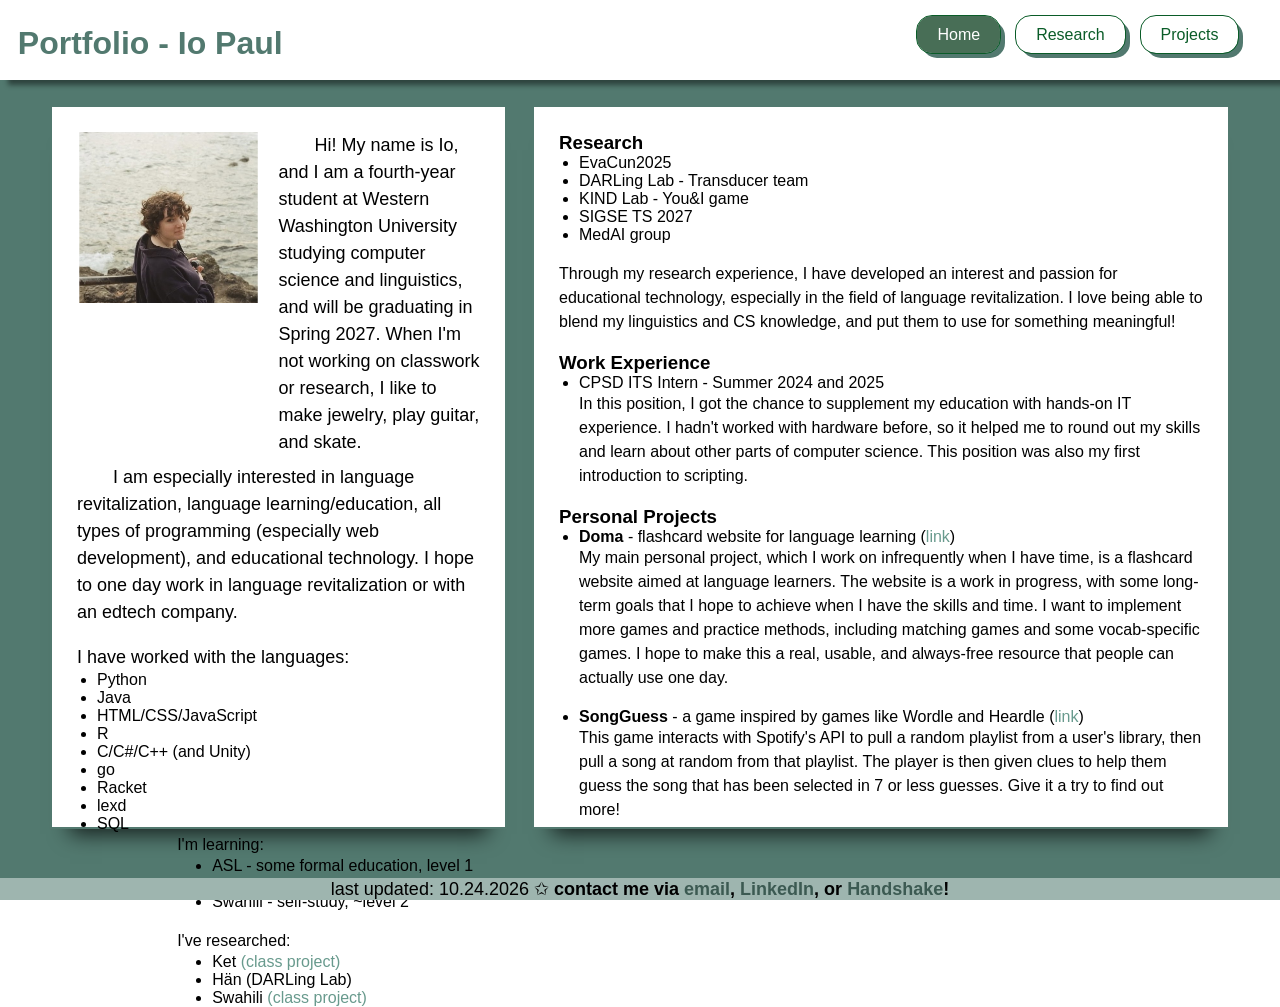
<file: index.html>
<!DOCTYPE html>
<html lang="en">
    <head>
        <title>Portfolio - Io Paul</title>
        <meta charset="utf-8">
        <link rel="stylesheet" href="css/styles.css">
        <script src="js/script.js"></script>
        <meta name="viewport" content="width=device-width, initial-scale=1.0">
    </head>

    <body>
        <div id="box">
            <header>
                <h1> &nbsp; Portfolio - Io Paul</h1>
            </header>
    
            <nav>
                <ul>
                    <li><a href="index.html" class="highlighted">Home</a>
                    <li><a href="research.html">Research</a>
                    <li><a href="projects.html">Projects</a>
                </ul>
            </nav>
        </div>
        
        <main>
            <div id="two-cols">
                <div id="one" class="larger">
                    <!-- <h3 style="text-align: center;">Who am I?</h3> -->
                    <img src="images/me.png" alt="a photo of me at the beach" width="45%">
                    
                    <p style="font-size: large; float: right; width: 50%;">
                        Hi! My name is Io, and I am a fourth-year student at Western Washington 
                        University studying computer science and linguistics, and will be graduating 
                        in Spring 2027. When I'm not working on classwork or research, I like to make 
                        jewelry, play guitar, and skate. 
                    </p>
                    <br>
                    <p style="font-size: large; clear: both; padding-top: 8px;">
                        I am especially interested in language revitalization, language learning/education, 
                        all types of programming (especially web development), and educational technology. 
                        I hope to one day work in language revitalization or with an edtech company.
                    </p>
                    <br>
                    <p style="font-size: large; text-indent: 0%;">I have worked with the languages:</p>
                    <ul style="float: left;">
                        <li>Python</li>
                        <li>Java</li>
                        <li>HTML/CSS/JavaScript</li>
                        <li>R</li>
                        <li>C/C#/C++ (and Unity)</li>
                        <li>go</li>
                        <li>Racket</li>
                        <li>lexd</li>
                        <li>SQL</li>
                    </ul>
                    <span style="float: right;">
                        <p style="text-indent: -15px;">I'm learning:</p>
                        <ul>
                            <li>ASL - some formal education, level 1</li>
                            <li>Spanish - formal & self-study, ~level 2</li>
                            <li>Swahili - self-study, ~level 2</li>
                        </ul>
                        <br>
                        <p style="text-indent: -15px;">I've researched:</p>
                        <ul>
                            <li>Ket <span style="color: #52796F;"><a href="https://docs.google.com/document/d/1gYLljGqPBBztFpxH1yDyPH0mLCHnCmL2AsvIlyweIJk/" target="_blank">(class project)</a></span></li>
                            <li>Hän (DARLing Lab)</li>
                            <li>Swahili <span style="color: #52796F;"><a href="https://drive.google.com/file/d/1ft1s0l2t_g0P-84stWEr5a5AuAcAm5Vb/" target="_blank">(class project)</a></span></li>
                        </ul>
                    </span>
                </div>

                <!-- for mobile sizing -->
                <div id="one-mobile" class="smaller">
                    <!-- <h3 style="text-align: center;">Who am I?</h3> -->
                    <p>
                        Hi! I am a fourth-year student at Western Washington University studying computer science and linguistics. 
                        I am especially interested in language revitalization, 
                        language learning/education, all types of programming (especially web design), and educational 
                        technology. I hope to one day work in language revitalization or with an edtech company.
                    </p>
                </div>
                
                <div id="two" class="larger">
                    <!-- <h3 style="text-align: center;">What do I do?</h3> -->
                    <h3>Research</h3>
                    <ul>
                        <li>EvaCun2025</li>
                        <li>DARLing Lab - Transducer team</li>
                        <li>KIND Lab - You&I game</li>
                        <li>SIGSE TS 2027</li>
                        <li>MedAI group</li>
                    </ul>
                    <br>
                    <p style="text-indent: 0%;">
                        Through my research experience, I have developed an interest and passion for educational technology, 
                        especially in the field of language revitalization. I love being able to blend my linguistics and CS
                        knowledge, and put them to use for something meaningful!
                    </p>
                    <br>
                    <h3>Work Experience</h3>
                    <ul>
                        <li>CPSD ITS Intern - Summer 2024 and 2025</li>
                    </ul>
                    <p style="text-indent: 0%; margin-left: 1.25em;">
                        In this position, I got the chance to supplement my education with hands-on IT experience. I 
                        hadn't worked with hardware before, so it helped me to round out my skills and learn about other 
                        parts of computer science. This position was also my first introduction to scripting.
                    </p>
                    <br>
                    <h3>Personal Projects</h3>

                    <div>
                        <ul>
                            <li><b>Doma</b> - flashcard website for language learning (<a href="https://epaul04.github.io/doma/index.html">link</a>)</li> 
                        </ul>
                        <p style="text-indent: 0%; margin-left: 1.25em;">
                            My main personal project, which I work on infrequently when I have time, is a flashcard website aimed 
                            at language learners. The website is a work in progress, with some long-term goals that I hope to achieve 
                            when I have the skills and time. I want to implement more games and practice methods, including 
                            matching games and some vocab-specific games. I hope to make this a real, usable, and always-free 
                            resource that people can actually use one day.
                        </p>
                    </div>
                    <br>
                    <div>
                        <ul>
                            <li><b>SongGuess</b> - a game inspired by games like Wordle and Heardle (<a href="https://epaul04.github.io/songGuess/index.html">link</a>)</li> 
                        </ul>
                        <p style="text-indent: 0%; margin-left: 1.25em;">
                            This game interacts with Spotify's API to pull a random playlist from a user's library, then pull a 
                            song at random from that playlist. The player is then given clues to help them guess the song that 
                            has been selected in 7 or less guesses. Give it a try to find out more!
                        </p>
                    </div>
                    
                </div>

                <br>

                <!-- for mobile sizing -->
                <div id="two-mobile" class="smaller">
                    <h3>Research <a href="research.html"> &nbsp; <span style="font-size: xx-large;">&rarr;</span></a></h3>
                    <ul>
                        <li>EvaCun2025</li>
                        <li>DARLing Lab - Transducer team</li>
                        <li>KIND Lab - You&I game</li>
                        <li>SIGSE TS 2027</li>
                        <li>MedAI group</li>
                    </ul>
                    <br>
                    <h3>Work Experience</h3>
                    <ul>
                        <li>CPSD ITS Intern - Summer 2024 and 2025</li>
                    </ul>
                    <h3>Personal Projects <a href="projects.html"> &nbsp; <span style="font-size: xx-large;">&rarr;</span></a></h3>
                    <ul>
                        <li>Doma - flashcard website for language learning (<a href="https://epaul04.github.io/doma/index.html">link</a>)</li> 
                        <li>SongGuess - a game inspired by games like Wordle and Heardle (<a href="https://epaul04.github.io/songGuess/index.html">link</a>)</li> 
                    </ul>
                </div>

            </div>
        </main>
        <footer>
            <p>last updated: 10.24.2026 ✩ <span style="font-weight: bold;">contact me via <a href="mailto:eandepaul@gmail.com">email</a>, 
                        <a href="https://www.linkedin.com/in/elizabeth-h-paul/">LinkedIn</a>, or 
                        <a href="https://app.joinhandshake.com/profiles/ppnm3v">Handshake</a>!</p></span>
        </footer>
    </body>
</html>
</file>
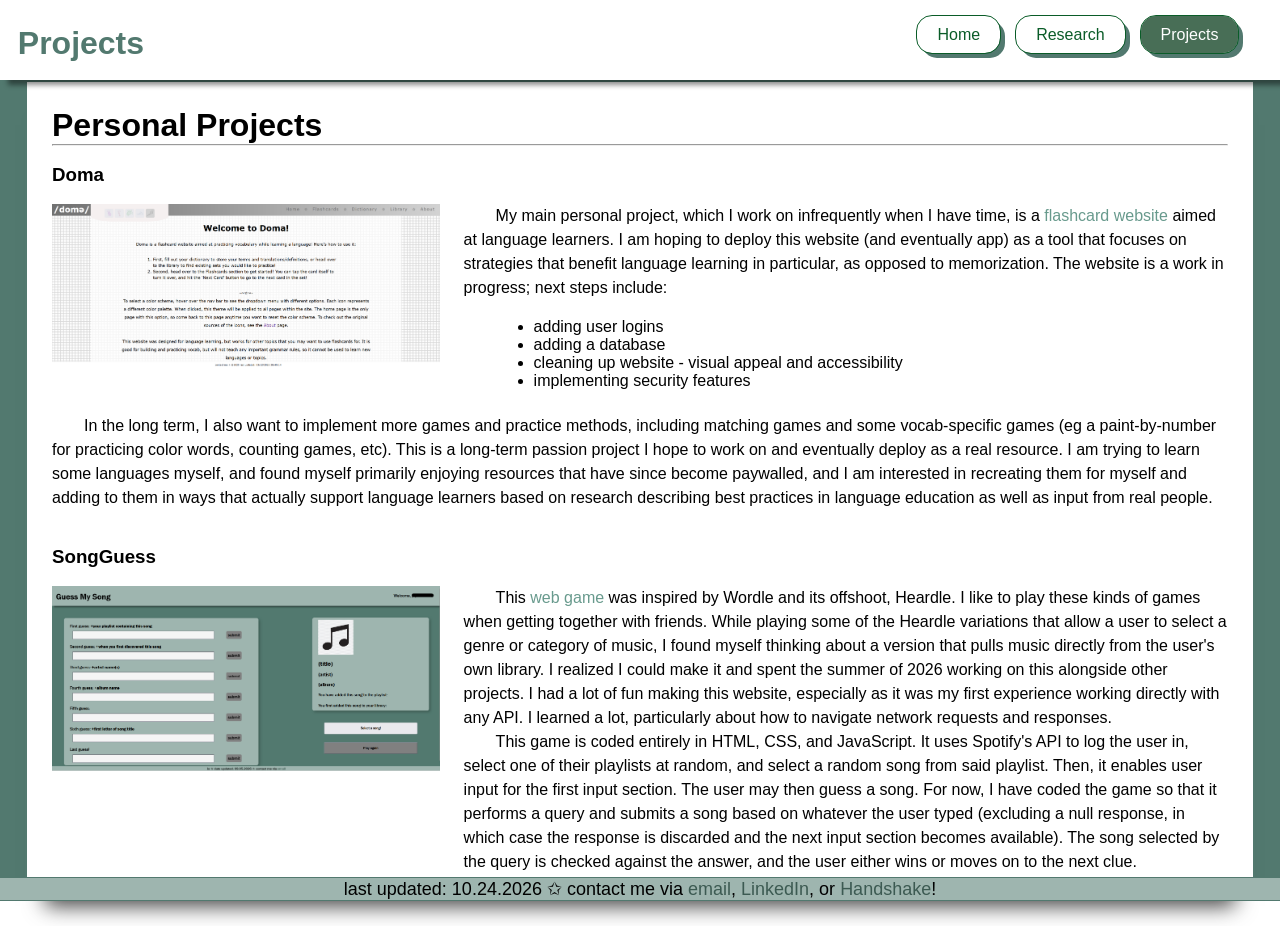
<file: projects.html>
<!DOCTYPE html>
<html lang="en">
    <head>
        <title>Projects</title>
        <meta charset="utf-8">
        <link rel="stylesheet" href="css/styles.css">
        <script src="js/script.js"></script>
        <meta name="viewport" content="width=device-width, initial-scale=1.0">
    </head>

    <body>
        <div id="box">
            <header>
                <h1> &nbsp; Projects</h1>
            </header>
    
            <nav>
                <ul>
                    <li><a href="index.html">Home</a></li>
                    <li><a href="research.html">Research</a></li>
                    <li><a href="projects.html" class="highlighted">Projects</a></li>
                </ul>
            </nav>
        </div>
        
        <main>
            <div id="one-col" class="larger">
                <h1>Personal Projects</h1>
                <hr>
                <br>
                <h3>Doma</h3> 
                <br>
                <img src="images/doma.png" alt="screenshot of doma website" width="33%" style="float: left; display: inline;">
                <div id="float-right" style="float: right; width: 65%;">
                    <p>
                        My main personal project, which I work on infrequently when I have time, is a
                        <a href="https://epaul04.github.io/doma/index.html">flashcard website</a> aimed
                        at language learners. I am hoping to deploy this website (and eventually app) as 
                        a tool that focuses on strategies that benefit language learning in particular, 
                        as opposed to memorization. The website is a work in progress; next steps include:
                    </p>
                    <br>
                    <ul>
                        <li>adding user logins</li>
                        <li>adding a database</li>
                        <li>cleaning up website - visual appeal and accessibility</li>
                        <li>implementing security features</li>
                    </ul>
                </div>
                <p style="clear: both;"> <br> </p>
                <p>
                    In the long term, I also want to implement more games 
                    and practice methods, including matching games and some vocab-specific games (eg a paint-by-number for 
                    practicing color words, counting games, etc). This is a long-term passion project I hope to work on and 
                    eventually deploy as a real resource. I am trying to learn some languages myself, and found myself 
                    primarily enjoying resources that have since become paywalled, and I am interested in recreating them 
                    for myself and adding to them in ways that actually support language learners based on research describing 
                    best practices in language education as well as input from real people.
                </p>

                <br>
                <br>
                <h3>SongGuess</h3> 
                <br>
                <img src="images/songguess.png" alt="screenshot of Song Guess website" width="33%" style="float: left; display: inline;">
                <div id="float-right" style="float: right; width: 65%;">
                    <p>
                        This <a href="https://epaul04.github.io/songGuess/index.html">web game</a> was inspired by Wordle 
                        and its offshoot, Heardle. I like to play these kinds of games when getting together with friends. 
                        While playing some of the Heardle 
                        variations that allow a user to select a genre or category of music, I found myself thinking about a 
                        version that pulls music directly from the user's own library. I realized I could make it and spent the 
                        summer of 2026 working on this alongside other projects. I had a lot of fun making this website, 
                        especially as it was my first experience working directly with any API. I learned a lot, particularly
                        about how to navigate network requests and responses. 
                    </p>
                    <p>
                        This game is coded entirely in HTML, CSS, and JavaScript. It uses Spotify's API to log the user in, select 
                        one of their playlists at random, and select a random song from said playlist. Then, it enables user input 
                        for the first input section. The user may then guess a song. For now, I have coded the game so that it 
                        performs a query and submits a song based on whatever the user typed (excluding a null response, in which 
                        case the response is discarded and the next input section becomes available). The song selected by the 
                        query is checked against the answer, and the user either wins or moves on to the next clue.
                    </p>
                </div>
                <br style="clear: both;">
            </div>

             <div id="mini" class="smaller">
                <h3>Doma</h3> 
                <p class="show">
                    My main personal project, which I work on infrequently when I have time, is a
                    <a href="https://epaul04.github.io/doma/index.html">flashcard website</a> aimed
                    at language learners. I am hoping to deploy this website (and eventually app) as 
                    a tool that focuses on strategies that benefit language learning in particular. 
                    
                </p>
                <br>
                <h3>SongGuess</h3> 
                <p class="show">
                    This <a href="https://epaul04.github.io/songGuess/index.html">web game</a> was inspired by Wordle 
                    and its offshoot, Heardle.
                </p>
                <p class="show">
                    This game is coded in HTML, CSS, and JavaScript. It uses Spotify's API to log the user in, select 
                    one of their playlists at random, and select a random song from said playlist. 
                </p>
                <br style="clear: both;">
            </div>
        </main>
        <footer>
            <p>last updated: 10.24.2026 ✩ contact me via <a href="mailto:eandepaul@gmail.com">email</a>, 
                        <a href="https://www.linkedin.com/in/elizabeth-h-paul/">LinkedIn</a>, or 
                        <a href="https://app.joinhandshake.com/profiles/ppnm3v">Handshake</a>!</p>
        </footer>
    </body>
</html>
</file>
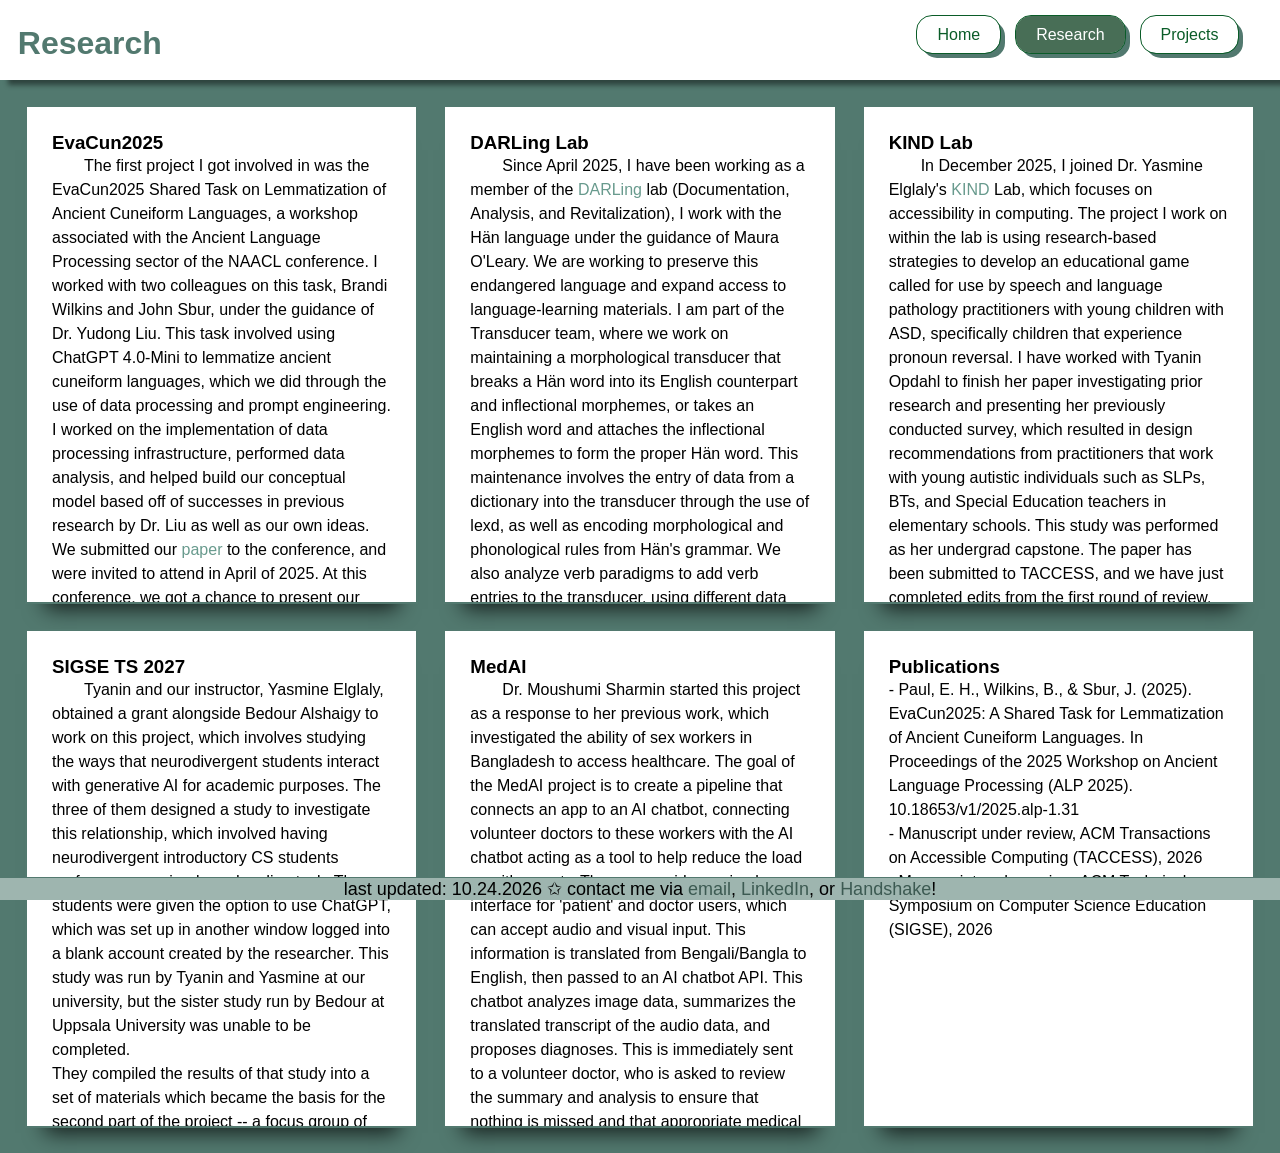
<file: research.html>
<!DOCTYPE html>
<html lang="en">
    <head>
        <title>Research</title>
        <meta charset="utf-8">
        <link rel="stylesheet" href="css/styles.css">
        <script src="js/script.js"></script>
        <meta name="viewport" content="width=device-width, initial-scale=1.0">
    </head>

    <body>
        <div id="box">
            <header>
                <h1> &nbsp; Research</h1>
            </header>
    
            <nav>
                <ul>
                    <li><a href="index.html">Home</a></li>
                    <li><a href="research.html" class="highlighted">Research</a></li>
                    <li><a href="projects.html">Projects</a></li>
                </ul>
            </nav>
        </div>
        
        <main>
            <div id="three-cols" class="larger">
                <div id="one" class="scrollbox" onclick="makeScrollable('one')">
                    <h3 style="float: left;">EvaCun2025</h3>
                    <a id="one.more" style="float: right; color: #9eb5af;">(click to read more)</a>
                    <p style="clear: both;">
                        The first project I got involved in was the EvaCun2025 Shared Task on Lemmatization of Ancient Cuneiform 
                        Languages, a workshop associated with the Ancient Language Processing sector of the NAACL conference. I 
                        worked with two colleagues on this task, Brandi Wilkins and John Sbur, under the guidance of Dr. Yudong 
                        Liu. This task involved using ChatGPT 4.0-Mini to lemmatize ancient cuneiform languages, which we did 
                        through the use of data processing and prompt engineering. I worked on the implementation of data 
                        processing infrastructure, performed data analysis, and helped build our conceptual model based off of 
                        successes in previous research by Dr. Liu as well as our own ideas. 
                        <br>
                        We submitted our <a href="https://aclanthology.org/2025.alp-1.31/">paper</a> to the conference, 
                        and were invited to attend in April of 2025. At this conference, we got a chance to present our work 
                        and connect with other academics to learn about their methodologies on the same project. We attended
                        talks and events to learn about new research and publications in the fields of AI and NLP. 
                        This experience introduced me to the world of academic research, and also helped me inform my own views 
                        on hot topics in the CS industry, like AI and ML. Our source code can be found 
                        <a href="https://github.com/ScratchyPirate/EvaCunWWURepository">here</a>.
                    </p>
                </div>
                
                <div id="two" class="scrollbox" onclick="makeScrollable('two')">
                    <h3 style="float: left;">DARLing Lab</h3>
                    <a id="two.more" style="float: right; color: #9eb5af;">(click to read more)</a>
                    <p style="clear: both;">
                        Since April 2025, I have been working as a member of the 
                        <a href="https://chss.wwu.edu/linguistics/darling-lab">DARLing</a> lab (Documentation, Analysis, and 
                        Revitalization), I work with the Hän language under the guidance of Maura O'Leary. We are working 
                        to preserve this endangered language and expand access to language-learning materials. I am part 
                        of the Transducer team, where we work on maintaining a morphological transducer that breaks a Hän 
                        word into its English counterpart and inflectional morphemes, or takes an English word and attaches 
                        the inflectional morphemes to form the proper Hän word. This maintenance involves the entry of 
                        data from a dictionary into the transducer through the use of lexd, as well as encoding morphological 
                        and phonological rules from Hän's grammar. We also analyze verb paradigms to add verb entries 
                        to the transducer, using different data from the charts to assess which morphological rules can 
                        apply to the given verb. 
                        <br>
                        Since September 2025, I have worked as a lab manager with the DARLing lab, I have been helping 
                        onboard new members and prepare them for the research assistant role. I have also been working 
                        on documentation, making sure that we have guides and FAQ documents for various parts of the lab 
                        to help speed up the onboarding process.
                    </p>
                </div>

                <div id="three" class="scrollbox" onclick="makeScrollable('three')">
                    <h3 style="float: left;">KIND Lab</h3>
                    <a id="three.more" style="float: right; color: #9eb5af;">(click to read more)</a>
                    <p style="clear: both;">
                        In December 2025, I joined Dr. Yasmine Elglaly's 
                        <a href="https://thekindlab.github.io/index.html">KIND</a> Lab, which focuses on accessibility in 
                        computing. The project I work on within the lab is using research-based strategies to develop 
                        an educational game called for use by speech and language pathology practitioners with 
                        young children with ASD, specifically children that experience pronoun reversal. I have 
                        worked with Tyanin Opdahl to finish her paper investigating prior research and presenting her 
                        previously conducted survey, which resulted in design recommendations from practitioners that 
                        work with young autistic individuals such as SLPs, BTs, and Special Education teachers in elementary 
                        schools. This study was performed as her undergrad capstone. The paper has been submitted to TACCESS, and we 
                        have just completed edits from the first round of review. 
                        <br>
                        Last academic year, I worked with Tyanin and another researcher (Ryan Critchlow) to conduct a pilot study 
                        in which we recieved feedback on the first level of the implemented game by having members of 
                        our target audience play through the game. The pilot study has resulted in recommendations for our 
                        next steps, which are shaping the current implementation and expansion of the game goes before the final result 
                        version is published. I am working on this project as my capstone project alongside  
                        my colleagues Kayla Warner, Rizon Takabe, and Ashley Spassova, as well as Clementine Penrose (not participating in this capstone project). 
                        We have rewritten the code and design to make expansion easier in our next step, which 
                        is to implement 2-3 new levels alongside several minigames. We will write a paper and present our 
                        findings in the spring, which will pertain to how this educational game can help young children with autism in 
                        their speech development, and what features are important for other educational games with this 
                        goal to implement.
                        <br>
                        After the code rewrite, Tyanin ran a case study with several participants to test how much of an impact 
                        sustained, long-term gameplay offers. We are currently performing data analysis to interpret these 
                        results, but have seen some promising results so far! 
                    </p>
                </div>

                <div id="four" class="scrollbox" onclick="makeScrollable('four')">
                    <h3 style="float: left;">SIGSE TS 2027</h3>
                    <a id="four.more" style="float: right; color: #9eb5af;">(click to read more)</a>
                    <p style="clear: both;">
                        Tyanin and our instructor, Yasmine Elglaly, obtained a grant alongside Bedour Alshaigy to work 
                        on this project, which involves studying the ways that neurodivergent students interact with 
                        generative AI for academic purposes. The three of them designed a study to investigate this 
                        relationship, which involved having neurodivergent introductory CS students perform a recursion-based 
                        coding task. The students were given the option to use ChatGPT, which was set up in another window 
                        logged into a blank account created by the researcher. This study was run by Tyanin and Yasmine at 
                        our university, but the sister study run by Bedour at Uppsala University was unable to be completed.
                        <br>
                        They compiled the results of that study into a set of materials which became the basis for the second 
                        part of the project -- a focus group of instructors. This focus group would be asked to read through 
                        the materials provided (a record of the chatlog interspersed with updated screenshots of the 
                        participant's code) and annotate with observations and opinions. They were asked to give their ideas 
                        on how ChatGPT was a benefit or detriment for the user, how helpful ChatGPT's responses were, and how 
                        they would have responded differently as an instructor, all with particular consideration for the role
                        neurodivergence plays in the interaction. Then, the group was asked to discuss 
                        their thoughts and opinions. Finally, they were asked to design a prototype tool that would improve 
                        ChatGPT's effectiveness as a tutor. Sophia Sloane and I helped run this focus group, synthesize and 
                        analyze the findings, and write the part of the paper about the focus group. This paper has been 
                        submitted to the SIGSE TS 2027 committee for review. 
                    </p>
                </div>

                <div id="five" class="scrollbox" onclick="makeScrollable('five')">
                    <h3 style="float: left;">MedAI</h3>
                    <a id="five.more" style="float: right; color: #9eb5af;">(click to read more)</a>
                    <p style="clear: both;">
                        Dr. Moushumi Sharmin started this project as a response to her previous work, which investigated the 
                        ability of sex workers in Bangladesh to access healthcare. The goal of the MedAI project is to create 
                        a pipeline that connects an app to an AI chatbot, connecting volunteer doctors to these workers with 
                        the AI chatbot acting as a tool to help reduce the load on either party. The app provides a simple 
                        interface for 'patient' and doctor users, which can accept audio and visual input. This information 
                        is translated from Bengali/Bangla to English, then passed to an AI chatbot API. This chatbot analyzes 
                        image data, summarizes the translated transcript of the audio data, and proposes diagnoses. This is 
                        immediately sent to a volunteer doctor, who is asked to review the summary and analysis to ensure that 
                        nothing is missed and that appropriate medical advice is conveyed to the patient. The patient and doctor 
                        are put in contact to facilitate follow-up questions on either end. The doctor's feedback is sent back 
                        to the patient for review. This project is currently in its beginning stages.
                        <br>
                        I worked within the image detection subgroup, where we performed a review of recent work in the field that 
                        could help handle the inequitable performance of image detection in dermatological models pertaining to skin color 
                        and the model's ability to properly interpret and diagnose skin conditions. This project builds on the
                        <a href="https://link.springer.com/chapter/10.1007/978-3-031-72378-0_37" target="_blank">previous work </a> 
                        of Aayushman et al, which proposes a strategy for making a more effective medical
                        tool. This approach will shape the proect's image detection strategies and help the pipeline more accurately convey the
                        patient's condition to the doctor. Unfortunately, I had to part ways with this project after only two academic quarters due to time 
                        constraints. 
                    </p>
                </div>

                <!-- <div id="six" style="background-color:rgb(213, 213, 213);" class="scrollbox" onclick="makeScrollable('six')">
                    <h3>Thoughts on GenAI <button style="padding: 0 3px; float: right;" onclick="dropdown('ai')">⏷</button></h3>
                    <p id="ai">
                        Despite becoming involved with many projects that involve generative AI, I have complicated feelings 
                        about AI and tend to be against the use of generative AI. Part of my concern comes from the societal 
                        inequity inherent to this field due to social bias encoded in web-scraped training data, privacy concerns,
                        social inequalities in accessing generative AI (e.g. most genAI tools being primarily in English), and 
                        the inequitable climate impact. The climate impact itself is a major concern, as data centers use large 
                        amounts of both water for cooling and energy. However, I recognize that AI is a powerful tool and can 
                        be used to do or elevate good work being done, and that other forms of computing also have similar social 
                        and environmental impacts. Overall, I have developed the position that AI should be used very cautiously 
                        with thorough consideration of its various impacts, and should not be used for trivial tasks or tasks 
                        that do not have an inherent social benefit. (For example, I would not repeat my participation in the 
                        EvaCun2025 shared task due to its reliance on genAI, though I learned a lot and found it very rewarding).
                    </p>
                    OR
                    <p id="ai">
                        In my personal life, I prefer to avoid the use of generative AI
                        whenever possible. However, I recognize that AI is a powerful tool and can 
                        be used to do or elevate good and impactful work. There are certain projects that I would not repeat my 
                        involvement in due to their genAI usage, specifically the EvaCun2025 project, but am willing 
                        to use genAI if given a very good reason or for projects that has an inherently positive social impact.
                    </p>
                </div> -->
                <div id="six" class="scrollbox" onclick="makeScrollable('six')">
                    <h3 style="float: left;">Publications</h3>
                    <a id="six.more" style="float: right; color: #9eb5af;">(click to read more)</a>
                    <p style="clear: both; text-indent: 0">
                        - Paul, E. H., Wilkins, B., & Sbur, J. (2025). EvaCun2025: A Shared Task for Lemmatization of Ancient Cuneiform Languages. In Proceedings of the 2025 Workshop on Ancient Language Processing (ALP 2025). 10.18653/v1/2025.alp-1.31
                        <br>- Manuscript under review, ACM Transactions on Accessible Computing (TACCESS), 2026
                        <br>- Manuscript under review, ACM Technical Symposium on Computer Science Education (SIGSE), 2026
                    </p>
                </div>
            </div>
            
            <!-- FOR MOBILE VIEW -->
            <div id="mini"> <span class="smaller">
                <button style="padding: 0 3px; float: right;" onclick="dropdownmega()">(expand all dropdowns) ⏷</button>
                <br><br>
                <h3>EvaCun2025 <button style="padding: 0 3px; float: right;" onclick="dropdown('eva')">⏷</button></h3>
                    <p style="clear: both;" id="eva">
                        The first project I got involved in was the EvaCun2025 Shared Task on Lemmatization of Ancient Cuneiform 
                        Languages, a workshop associated with the Ancient Language Processing sector of the NAACL conference. I 
                        worked with two colleagues on this task, Brandi Wilkins and John Sbur, under the guidance of Dr. Yudong 
                        Liu. This task involved using ChatGPT 4.0-Mini to lemmatize ancient cuneiform languages, which we did 
                        through the use of data processing and prompt engineering. I worked on the implementation of data 
                        processing infrastructure, performed data analysis, and helped build our conceptual model based off of 
                        successes in previous research by Dr. Liu as well as our own ideas. 
                        <br>
                        We submitted our <a href="https://aclanthology.org/2025.alp-1.31/">paper</a> to the conference, 
                        and were invited to attend in April of 2025. At this conference, we got a chance to present our work 
                        and connect with other academics to learn about their methodologies on the same project. We attended
                        talks and events to learn about new research and publications in the fields of AI and NLP. 
                        This experience introduced me to the world of academic research, and also helped me inform my own views 
                        on hot topics in the CS industry, like AI and ML. Our source code can be found 
                        <a href="https://github.com/ScratchyPirate/EvaCunWWURepository">here</a>.
                    </p>

                <br>

                <h3>DARLing Lab <button style="padding: 0 3px; float: right;" onclick="dropdown('darling')">⏷</button></h3>
                    <p style="clear: both;" id="darling">
                        Since April 2025, I have been working as a member of the 
                        <a href="https://chss.wwu.edu/linguistics/darling-lab">DARLing</a> lab (Documentation, Analysis, and 
                        Revitalization), I work with the Hän language under the guidance of Maura O'Leary. We are working 
                        to preserve this endangered language and expand access to language-learning materials. I am part 
                        of the Transducer team, where we work on maintaining a morphological transducer that breaks a Hän 
                        word into its English counterpart and inflectional morphemes, or takes an English word and attaches 
                        the inflectional morphemes to form the proper Hän word. This maintenance involves the entry of 
                        data from a dictionary into the transducer through the use of lexd, as well as encoding morphological 
                        and phonological rules from Hän's grammar. We also analyze verb paradigms to add verb entries 
                        to the transducer, using different data from the charts to assess which morphological rules can 
                        apply to the given verb. 
                        <br>
                        Since September 2025, I have worked as a lab manager with the DARLing lab, I have been helping 
                        onboard new members and prepare them for the research assistant role. I have also been working 
                        on documentation, making sure that we have guides and FAQ documents for various parts of the lab 
                        to help speed up the onboarding process.
                    </p>
            
                <br>

                <h3>KIND Lab <button style="padding: 0 3px; float: right;" onclick="dropdown('kind')">⏷</button></h3>
                <p id="kind">
                                            In December 2025, I joined Dr. Yasmine Elglaly's 
                        <a href="https://thekindlab.github.io/index.html">KIND</a> Lab, which focuses on accessibility in 
                        computing. The project I work on within the lab is using research-based strategies to develop 
                        an educational game called for use by speech and language pathology practitioners with 
                        young children with ASD, specifically children that experience pronoun reversal. I have 
                        worked with Tyanin Opdahl to finish her paper investigating prior research and presenting her 
                        previously conducted survey, which resulted in design recommendations from practitioners that 
                        work with young autistic individuals such as SLPs, BTs, and Special Education teachers in elementary 
                        schools. This study was performed as her undergrad capstone. The paper has been submitted to TACCESS, and we 
                        have just completed edits from the first round of review. 
                        <br>
                        Last academic year, I worked with Tyanin and another researcher (Ryan Critchlow) to conduct a pilot study 
                        in which we recieved feedback on the first level of the implemented game by having members of 
                        our target audience play through the game. The pilot study has resulted in recommendations for our 
                        next steps, which are shaping the current implementation and expansion of the game goes before the final result 
                        version is published. I am working on this project as my capstone project alongside  
                        my colleagues Kayla Warner, Rizon Takabe, and Ashley Spassova, as well as Clementine Penrose (not participating in this capstone project). 
                        We have rewritten the code and design to make expansion easier in our next step, which 
                        is to implement 2-3 new levels alongside several minigames. We will write a paper and present our 
                        findings in the spring, which will pertain to how this educational game can help young children with autism in 
                        their speech development, and what features are important for other educational games with this 
                        goal to implement.
                        <br>
                        After the code rewrite, Tyanin ran a case study with several participants to test how much of an impact 
                        sustained, long-term gameplay offers. We are currently performing data analysis to interpret these 
                        results, but have seen some promising results so far! 
                </p>

                <br>

                <h3>SIGSE TS 2027 <button style="padding: 0 3px; float: right;" onclick="dropdown('sigse')">⏷</button></h3>
                <p id="sigse">
                    Tyanin and our instructor, Yasmine Elglaly, obtained a grant alongside Bedour Alshaigy to work 
                        on this project, which involves studying the ways that neurodivergent students interact with 
                        generative AI for academic purposes. The three of them designed a study to investigate this 
                        relationship, which involved having neurodivergent introductory CS students perform a recursion-based 
                        coding task. The students were given the option to use ChatGPT, which was set up in another window 
                        logged into a blank account created by the researcher. This study was run by Tyanin and Yasmine at 
                        our university, but the sister study run by Bedour at Uppsala University was unable to be completed.
                        <br>
                        They compiled the results of that study into a set of materials which became the basis for the second 
                        part of the project -- a focus group of instructors. This focus group would be asked to read through 
                        the materials provided (a record of the chatlog interspersed with updated screenshots of the 
                        participant's code) and annotate with observations and opinions. They were asked to give their ideas 
                        on how ChatGPT was a benefit or detriment for the user, how helpful ChatGPT's responses were, and how 
                        they would have responded differently as an instructor, all with particular consideration for the role
                        neurodivergence plays in the interaction. Then, the group was asked to discuss 
                        their thoughts and opinions. Finally, they were asked to design a prototype tool that would improve 
                        ChatGPT's effectiveness as a tutor. Sophia Sloane and I helped run this focus group, synthesize and 
                        analyze the findings, and write the part of the paper about the focus group. This paper has been 
                        submitted to the SIGSE TS 2027 committee for review. 
                </p>

                <br>

                <h3>MedAI <button style="padding: 0 3px; float: right;" onclick="dropdown('medai')">⏷</button></h3>
                <p id="medai">
                    Dr. Moushumi Sharmin started this project as a response to her previous work, which investigated the 
                        ability of sex workers in Bangladesh to access healthcare. The goal of the MedAI project is to create 
                        a pipeline that connects an app to an AI chatbot, connecting volunteer doctors to these workers with 
                        the AI chatbot acting as a tool to help reduce the load on either party. The app provides a simple 
                        interface for 'patient' and doctor users, which can accept audio and visual input. This information 
                        is translated from Bengali/Bangla to English, then passed to an AI chatbot API. This chatbot analyzes 
                        image data, summarizes the translated transcript of the audio data, and proposes diagnoses. This is 
                        immediately sent to a volunteer doctor, who is asked to review the summary and analysis to ensure that 
                        nothing is missed and that appropriate medical advice is conveyed to the patient. The patient and doctor 
                        are put in contact to facilitate follow-up questions on either end. The doctor's feedback is sent back 
                        to the patient for review. This project is currently in its beginning stages.
                        <br>
                        I worked within the image detection subgroup, where we performed a review of recent work in the field that 
                        could help handle the inequitable performance of image detection in dermatological models pertaining to skin color 
                        and the model's ability to properly interpret and diagnose skin conditions. This project builds on the
                        <a href="https://link.springer.com/chapter/10.1007/978-3-031-72378-0_37" target="_blank">previous work </a> 
                        of Aayushman et al, which proposes a strategy for making a more effective medical
                        tool. This approach will shape the proect's image detection strategies and help the pipeline more accurately convey the
                        patient's condition to the doctor. Unfortunately, I had to part ways with this project after only two academic quarters due to time 
                        constraints. 
                </p>

                <br>

                <h3>Publications <button style="padding: 0 3px; float: right;" onclick="dropdown('pubs')">⏷</button></h3>
                <p id="pubs" style="text-indent: 0;">
                    - Paul, E. H., Wilkins, B., & Sbur, J. (2025). EvaCun2025: A Shared Task for Lemmatization of Ancient Cuneiform Languages. In Proceedings of the 2025 Workshop on Ancient Language Processing (ALP 2025). 10.18653/v1/2025.alp-1.31
                    <br>- Manuscript under review, ACM Transactions on Accessible Computing (TACCESS), 2026
                    <br>- Manuscript under review, ACM Technical Symposium on Computer Science Education (SIGSE), 2026
                </p>

                <br>

                <!-- <h3>Thoughts on GenAI <button style="padding: 0 3px; float: right;" onclick="dropdown('genai')">⏷</button></h3>
                <p id="genai">
                    In my personal life, I prefer to avoid the use of generative AI
                    whenever possible. However, I recognize that AI is a powerful tool and can 
                    be used to do or elevate good and impactful work. There are certain projects that I would not repeat my 
                    involvement in due to their genAI usage, specifically the EvaCun2025 project, but am willing 
                    to use genAI if given a very good reason or for projects that has an inherently positive social impact.
                </p> -->

                </span> <!-- refers to the 'smaller' class -->
            </div> <!--refers to the 'mini' div-->
        </main>
        <footer>
            <p>last updated: 10.24.2026 ✩ contact me via <a href="mailto:eandepaul@gmail.com">email</a>, 
                        <a href="https://www.linkedin.com/in/elizabeth-h-paul/">LinkedIn</a>, or 
                        <a href="https://app.joinhandshake.com/profiles/ppnm3v">Handshake</a>!</p>
        </footer>
    </body>
</html>
</file>
<file: css/styles.css>
:root {
  --image_height: 100px;
}

/* CSS reset */
* {
    margin: 0;
    padding: 0;
    font-family:'Franklin Gothic Medium', 'Arial Narrow', Arial, sans-serif;
}

/* contains header and makes it look better with nav bar! */
#box {
    position: sticky;
    top: 0;
    height: calc(var(--image_height) - 20px);
    width: 100%;
    background-color: white;
    z-index: 0;
    box-shadow: 8px 5px 5px rgba(0, 0, 0, 0.45);
    margin-bottom: 0;
}

header {
    color: #52796F; 
    float: left;
    padding-top: 25px;
}

nav {
    float: right;
    margin: 1%;
    padding: 1%;
    position: sticky;
    z-index: 1;
}
nav ul {
    display: flex;
}
nav ul li {
    flex-direction: row;
    list-style-type: none;
    justify-content: space-evenly;
}
nav ul li a {
    text-decoration: none;
    padding: 15px 25px 15px 25px;
    color: rgb(10, 92, 40);
    border-radius: 15px;
    transition: 1s ease;
    padding: 10px 20px 10px 20px;
    margin-right: 1em;
    outline: 1px rgb(10, 92, 40) solid;
    box-shadow: #52796F 5px 5px;
}
nav ul li a.highlighted {
    outline: 1px rgb(10, 92, 40) solid;
    background-color: rgb(72, 110, 86);
    color: white;
}
nav ul li a:hover {
    box-shadow: none;
}

/* for responsive design lol */
.larger {
    display: block; /*TODO: figure out if this is causing problems for grid */
}
#three-cols.larger {
    display: grid;
}
.smaller, .mobileDropdown {
    display: none;
}

main {
    clear: both;
    background-color: #52796F;
    /* width: 100%; */
    /* height: 100%; */
}
main img {
    float: left; 
    display: inline;
}
main ul {
    margin-left: 20px;
}
main p {
    text-indent: 2em;
    line-height: 1.5em;
}
main a {
    color: #689a8d;
    text-decoration: none;
    transition: 0.5s ease;
    border-bottom: 1px solid transparent;
}
main a:hover {
    border-color: #689a8d;
}
/* scrollbox is a class for each 'scrolling box' grid element */
.scrollbox {
    overflow: hidden;
}
.scrollbox a {
    /* display: none; */
    max-height: 0;
    text-decoration: none;
    overflow: hidden;
}
.scrollbox:hover a {
    /* display: block; */
    max-height: 15px;
    transition: 0.5s linear;
}
/* scrollable is a class assigned in the js to facilitate boxes only being scrollable on click */
.scrollbox.scrollable {
    overflow: scroll;
}

/* grid layout stuff yayyyy */
main #one-col {
    margin: 25px;
    margin-top: 0;
    padding: 25px;
    background-color: white;
    border: solid 2px #52796F;
    box-shadow: rgba(0, 0, 0, 0.75) 0px 25px 20px -20px;
    min-height: 80vh;
}
main #one-col ul {
    padding-left: 50px;
}
main #two-cols {
    display: grid;
    grid-template-columns: 1fr 1fr 1fr 1fr 1fr;
    margin: 25px;
    margin-top: 0;
    padding: 25px;
    gap: 25px;
}
main #two-cols > #one {
    background-color: white;
    grid-column: 1 / span 2;
    border: solid 2px #52796F;
    padding: 25px;
    padding-bottom: 20px;
    box-shadow: rgba(0, 0, 0, 0.75) 0px 25px 20px -20px;
    height: 75vh;
}
main #two-cols > #two {
    background-color: white;
    grid-column: 3 / span 3;
    border: solid 2px #52796F;
    padding: 25px;
    box-shadow: rgba(0, 0, 0, 0.75) 0px 25px 20px -20px;
    padding-bottom: 20px;
    height: 75vh;
    overflow: scroll;
}
main #three-cols {
    display: grid;
    grid-template-columns: 1fr 1fr 1fr;
    padding: 25px;
    gap: 25px;
}
main #three-cols > #one, main #three-cols > #four {
    background-color: white;
    grid-column: 1;
    border: solid 2px #52796F;
    padding: 25px;
    padding-bottom: 20px;
    box-shadow: rgba(0, 0, 0, 0.75) 0px 25px 20px -20px;
    height: 50vh;
}
main #three-cols > #two, main #three-cols > #five {
    background-color: white;
    grid-column: 2;
    border: solid 2px #52796F;
    padding: 25px;
    box-shadow: rgba(0, 0, 0, 0.75) 0px 25px 20px -20px;
    padding-bottom: 20px;
    height: 50vh;
}
main #three-cols > #three, main #three-cols > #six {
    background-color: white;
    grid-column: 3;
    border: solid 2px #52796F;
    padding: 25px;
    box-shadow: rgba(0, 0, 0, 0.75) 0px 25px 20px -20px;
    padding-bottom: 20px;
    height: 50vh;
}
main #three-fourths {
    grid-column: 1 / span 3;
    border: solid 2px #52796F;
    padding: 25px;
    box-shadow: rgba(0, 0, 0, 0.45) 0px 25px 20px -20px;
    padding-bottom: 20px;
}

/* other main stuff not related to grid layout */
main form input {
    display: block;
    line-height: 2em;
    margin-bottom: 1em;
}
main form label {
    line-height: 2em;
    padding: 1em;
    margin-left: -1em;
}
main #ai {
    display: none;
}
main #ai.show {
    display: block;
}

footer {
    font-size: large;
    position: fixed;
    bottom: 0;
    width: 100%;
    margin-top: 0;
    padding-top: 0;
    border-top: solid 1px #52796F;
    background-color: #9eb5af;
}
footer p {
    text-align: center;
}
footer a {
    color: #3c5a52;
    text-decoration: none;
    transition: 0.5s ease;
    border-bottom: 1px solid transparent;
}
footer a:hover {
    border-color: #689a8d;
    color: whitesmoke;
}


/* ============================================ media queries ================================================*/
/* MEDIUM SIZE */
@media (max-width: 800px) {
    main {
        min-height: 565px;
    }
    main #two-cols {
        /* remove 2 col layout */
        display: block;
    }
    main #one, main #three-fourths {
        margin-bottom: 25px;
    }
    main #two {
        margin-top: 25px;
    }

    nav ul li a {
        padding: 10px 20px 10px 20px;
    }

    footer {
        font-size: medium;
    }
}

/* MOBILE SIZE */
@media (max-width: 600px) {
    #box header h1 {
        display: none;
    }

    nav {
        top: 1.75em;
    }

    nav ul li a {
        padding: 5px;
        margin: 0 18px;
        font-size: small;
    }

    main img {
        display: none;
    }
    /* for home page layout switch, removes photo and condenses stuff */
    .smaller {
        display: block;
    }
    #one-mobile, #two-mobile{
        background-color: white;
        margin: 0px -40px;
        padding: 5px;
        border-radius: 10px;
        width: fit-content;
    }
    .larger, #three-cols.larger {
        display: none;
    }
    #mini {
        background-color: white;
        padding: 25px;
        padding-bottom: 20px;
        margin: 0px 5px;
        border-radius: 10px;
    }
    #mini p {
        display: none;
    }
    #mini p.show {
        display: block;
    }

    #one-col.larger {
        display: none;
    }

    footer {
        position: fixed;
        margin-top: -25px;
        font-size: small;
    }
}
</file>
